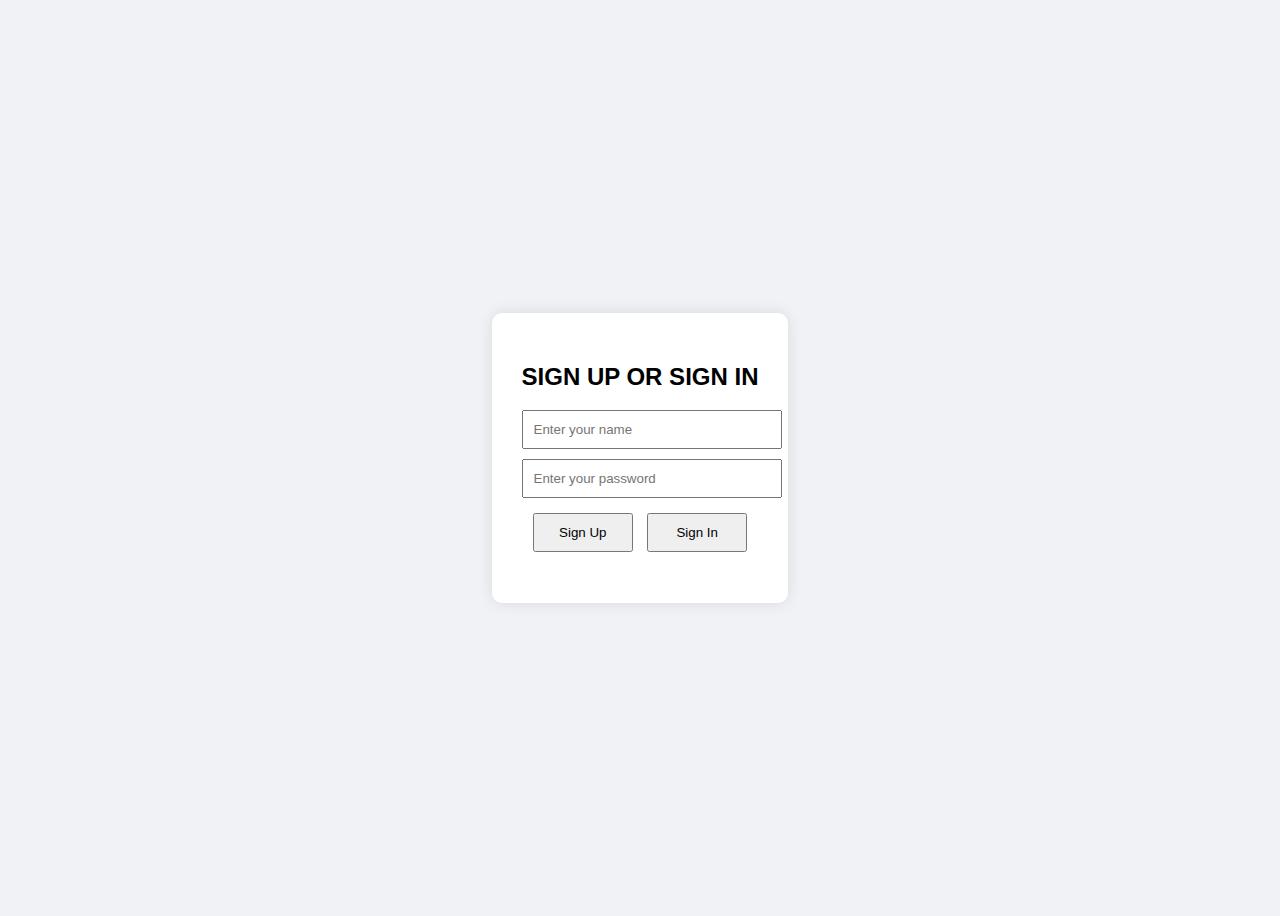
<file: index.html>
<!DOCTYPE html>
<html lang="en">
<head>
  <meta charset="UTF-8">
  <title>Student Login</title>
  <link rel="stylesheet" href="style.css">
</head>
<body>
  <div class="login-container">
    <h2>SIGN UP OR SIGN IN</h2>
    <input type="text" id="name" placeholder="Enter your name">
    <input type="password" id="password" placeholder="Enter your password">
    <button onclick="signUp()">Sign Up</button>
    <button onclick="signIn()">Sign In</button>
    <p id="message"></p>
  </div>

  <script src="script.js"></script>
</body>
</html>
</file>
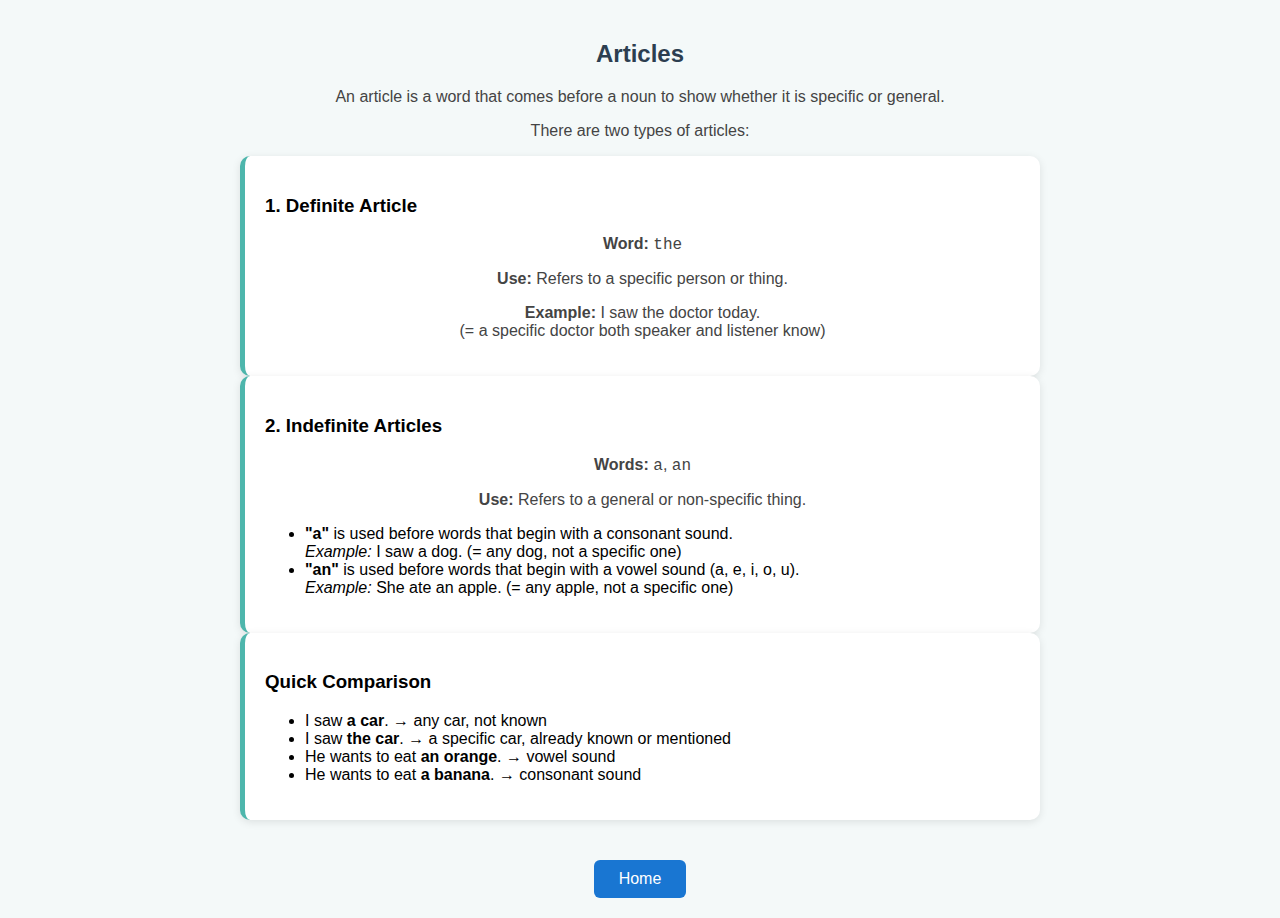
<file: articles.html>
<!DOCTYPE html>
<html lang="en">
<head>
  <meta charset="UTF-8">
  <title>Articles</title>
  <link rel="stylesheet" href="tenses.css">
</head>
<body>
  <div class="tenses-container">
    <h2>Articles</h2>
    <p>An article is a word that comes before a noun to show whether it is specific or general.</p>
    <p>There are two types of articles:</p>

    <div class="tense-card">
      <h3>1. Definite Article</h3>
      <p><strong>Word:</strong> <code>the</code></p>
      <p><strong>Use:</strong> Refers to a specific person or thing.</p>
      <p><strong>Example:</strong> I saw the doctor today. <br>
      (= a specific doctor both speaker and listener know)</p>
    </div>

    <div class="tense-card">
      <h3>2. Indefinite Articles</h3>
      <p><strong>Words:</strong> <code>a</code>, <code>an</code></p>
      <p><strong>Use:</strong> Refers to a general or non-specific thing.</p>

      <ul>
        <li><strong>"a"</strong> is used before words that begin with a consonant sound.<br>
          <em>Example:</em> I saw a dog. (= any dog, not a specific one)</li>

        <li><strong>"an"</strong> is used before words that begin with a vowel sound (a, e, i, o, u).<br>
          <em>Example:</em> She ate an apple. (= any apple, not a specific one)</li>
      </ul>
    </div>

    <div class="tense-card">
      <h3>Quick Comparison</h3>
      <ul>
        <li>I saw <strong>a car</strong>. → any car, not known</li>
        <li>I saw <strong>the car</strong>. → a specific car, already known or mentioned</li>
        <li>He wants to eat <strong>an orange</strong>. → vowel sound</li>
        <li>He wants to eat <strong>a banana</strong>. → consonant sound</li>
      </ul>
    </div>

    <div class="nav-buttons">
      <button onclick="location.href='english.html'">Home</button>
    </div>
  </div>
</body>
</html>
</file>
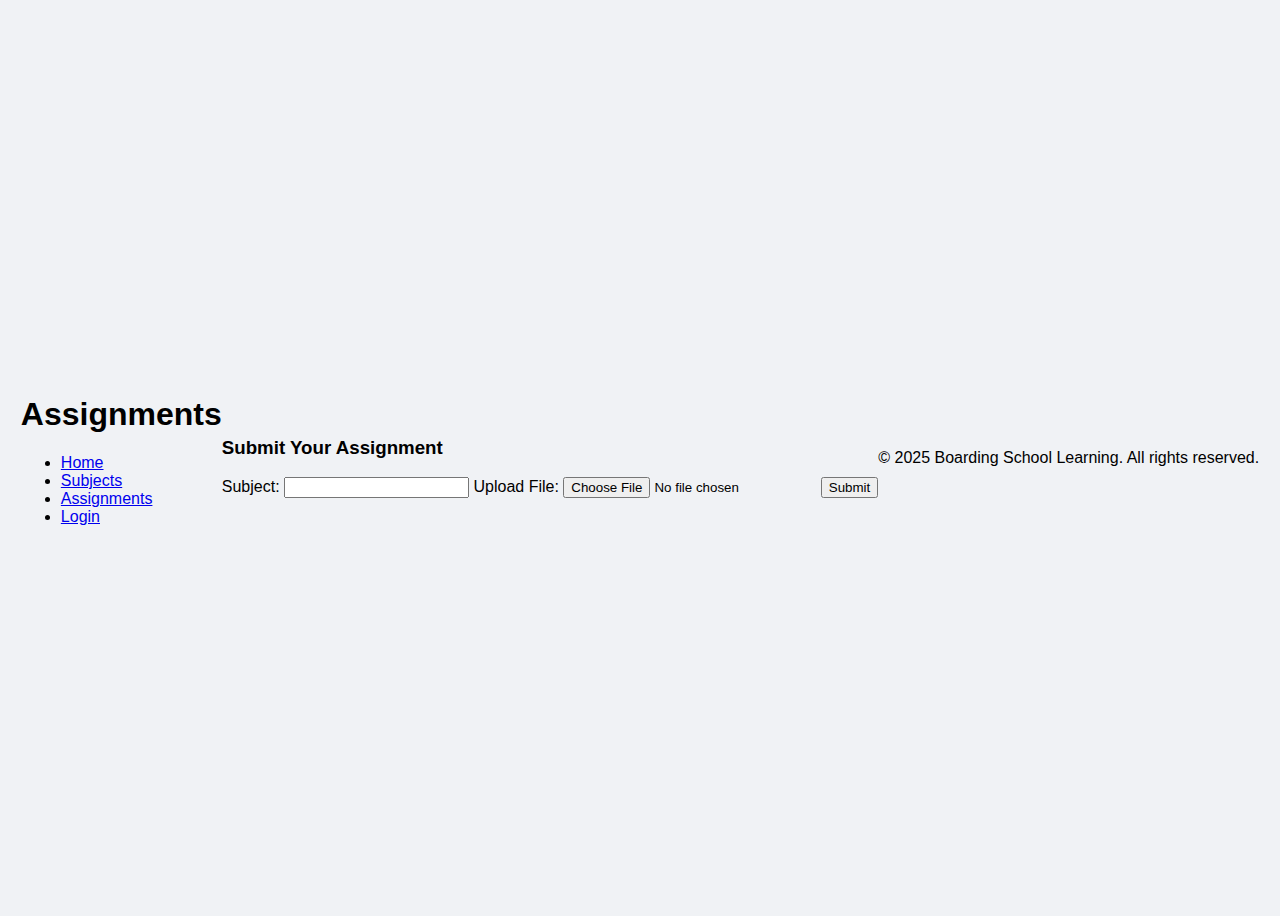
<file: assignment.html>
<!DOCTYPE html>
<html lang="en">
<head>
  <meta charset="UTF-8">
  <title>Assignments</title>
  <link rel="stylesheet" href="style.css">
</head>
<body>
  <header>
    <h1>Assignments</h1>
    <nav>
      <ul>
        <li><a href="index.html">Home</a></li>
        <li><a href="subjects.html">Subjects</a></li>
        <li><a href="assignments.html">Assignments</a></li>
        <li><a href="login.html">Login</a></li>
      </ul>
    </nav>
  </header>

  <section class="assignments">
    <h3>Submit Your Assignment</h3>
    <form>
      <label for="subject">Subject:</label>
      <input type="text" id="subject" name="subject" required>

      <label for="file">Upload File:</label>
      <input type="file" id="file" name="file" required>

      <button type="submit">Submit</button>
    </form>
  </section>

  <footer>
    <p>&copy; 2025 Boarding School Learning. All rights reserved.</p>
  </footer>
</body>
</html>
</file>
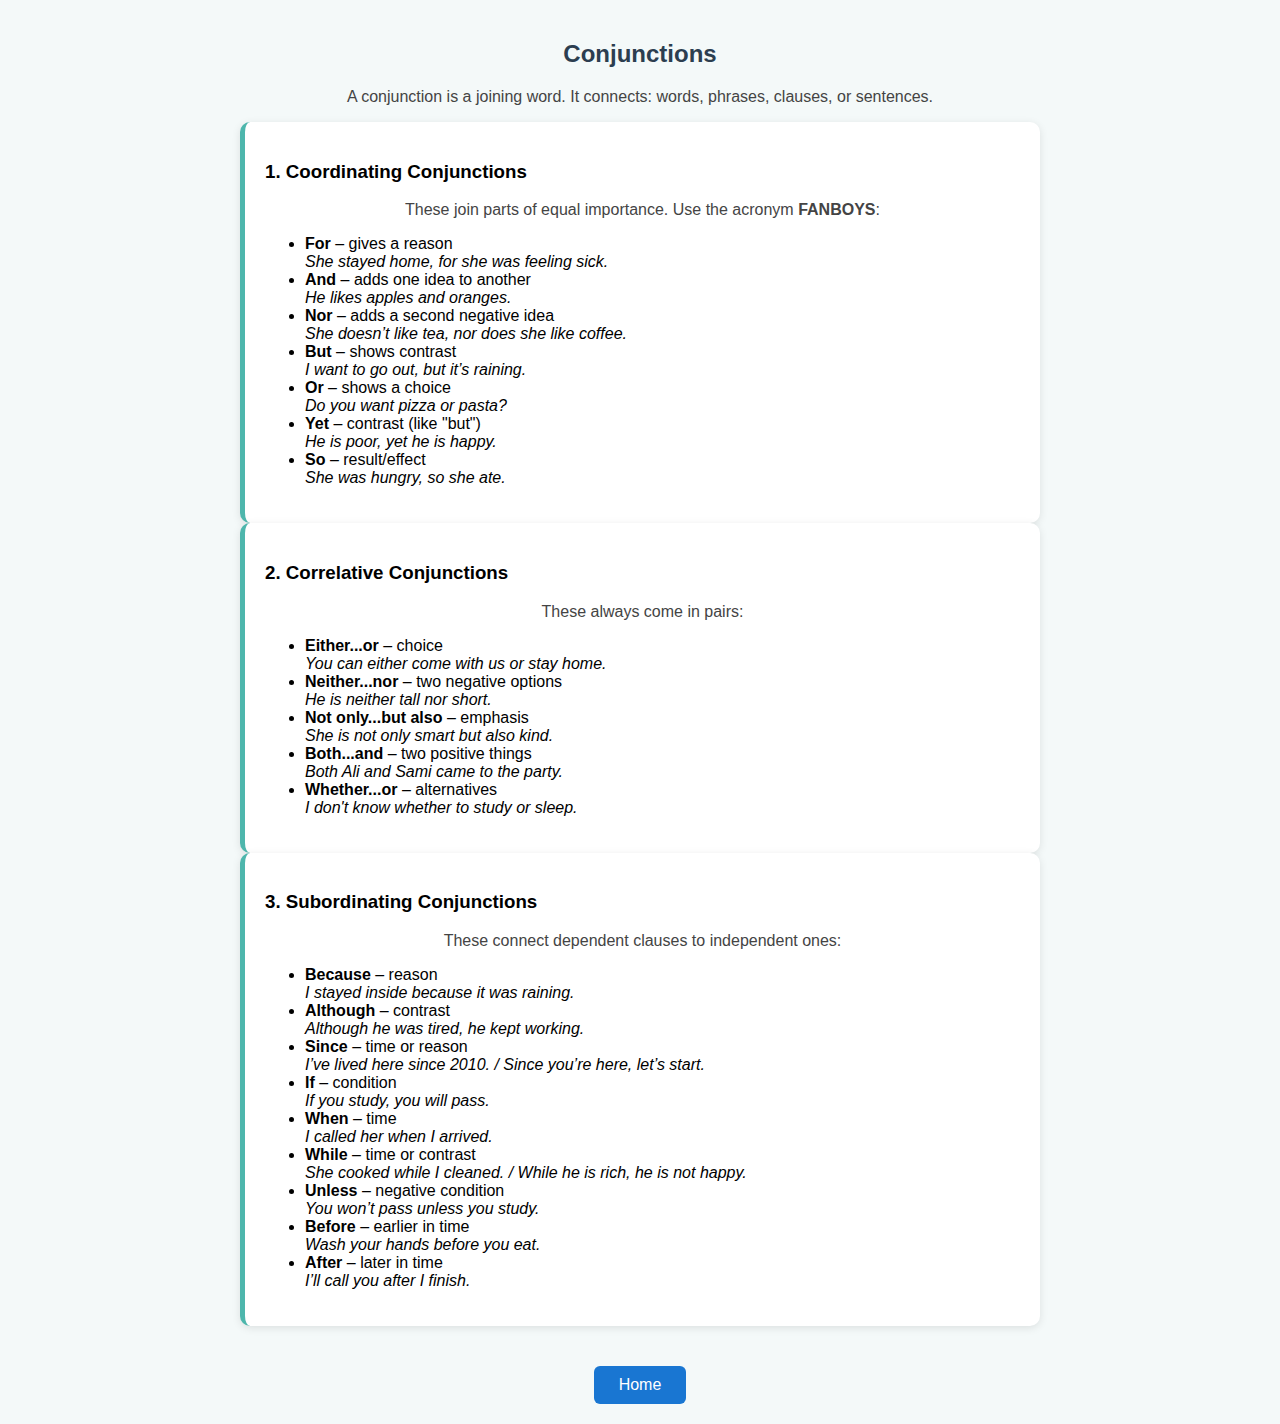
<file: conjunctions.html>
<!DOCTYPE html>
<html lang="en">
<head>
  <meta charset="UTF-8">
  <title>Conjunctions</title>
  <link rel="stylesheet" href="tenses.css">
</head>
<body>
  <div class="tenses-container">
    <h2>Conjunctions</h2>
    <p>A conjunction is a joining word. It connects: words, phrases, clauses, or sentences.</p>

    <div class="tense-card">
      <h3>1. Coordinating Conjunctions</h3>
      <p>These join parts of equal importance. Use the acronym <strong>FANBOYS</strong>:</p>
      <ul>
        <li><strong>For</strong> – gives a reason<br><em>She stayed home, for she was feeling sick.</em></li>
        <li><strong>And</strong> – adds one idea to another<br><em>He likes apples and oranges.</em></li>
        <li><strong>Nor</strong> – adds a second negative idea<br><em>She doesn’t like tea, nor does she like coffee.</em></li>
        <li><strong>But</strong> – shows contrast<br><em>I want to go out, but it’s raining.</em></li>
        <li><strong>Or</strong> – shows a choice<br><em>Do you want pizza or pasta?</em></li>
        <li><strong>Yet</strong> – contrast (like "but")<br><em>He is poor, yet he is happy.</em></li>
        <li><strong>So</strong> – result/effect<br><em>She was hungry, so she ate.</em></li>
      </ul>
    </div>

    <div class="tense-card">
      <h3>2. Correlative Conjunctions</h3>
      <p>These always come in pairs:</p>
      <ul>
        <li><strong>Either...or</strong> – choice<br><em>You can either come with us or stay home.</em></li>
        <li><strong>Neither...nor</strong> – two negative options<br><em>He is neither tall nor short.</em></li>
        <li><strong>Not only...but also</strong> – emphasis<br><em>She is not only smart but also kind.</em></li>
        <li><strong>Both...and</strong> – two positive things<br><em>Both Ali and Sami came to the party.</em></li>
        <li><strong>Whether...or</strong> – alternatives<br><em>I don't know whether to study or sleep.</em></li>
      </ul>
    </div>

    <div class="tense-card">
      <h3>3. Subordinating Conjunctions</h3>
      <p>These connect dependent clauses to independent ones:</p>
      <ul>
        <li><strong>Because</strong> – reason<br><em>I stayed inside because it was raining.</em></li>
        <li><strong>Although</strong> – contrast<br><em>Although he was tired, he kept working.</em></li>
        <li><strong>Since</strong> – time or reason<br><em>I’ve lived here since 2010. / Since you’re here, let’s start.</em></li>
        <li><strong>If</strong> – condition<br><em>If you study, you will pass.</em></li>
        <li><strong>When</strong> – time<br><em>I called her when I arrived.</em></li>
        <li><strong>While</strong> – time or contrast<br><em>She cooked while I cleaned. / While he is rich, he is not happy.</em></li>
        <li><strong>Unless</strong> – negative condition<br><em>You won’t pass unless you study.</em></li>
        <li><strong>Before</strong> – earlier in time<br><em>Wash your hands before you eat.</em></li>
        <li><strong>After</strong> – later in time<br><em>I’ll call you after I finish.</em></li>
      </ul>
    </div>

    <div class="nav-buttons">
      <button onclick="location.href='english.html'">Home</button>
    </div>
  </div>
</body>
</html>
</file>
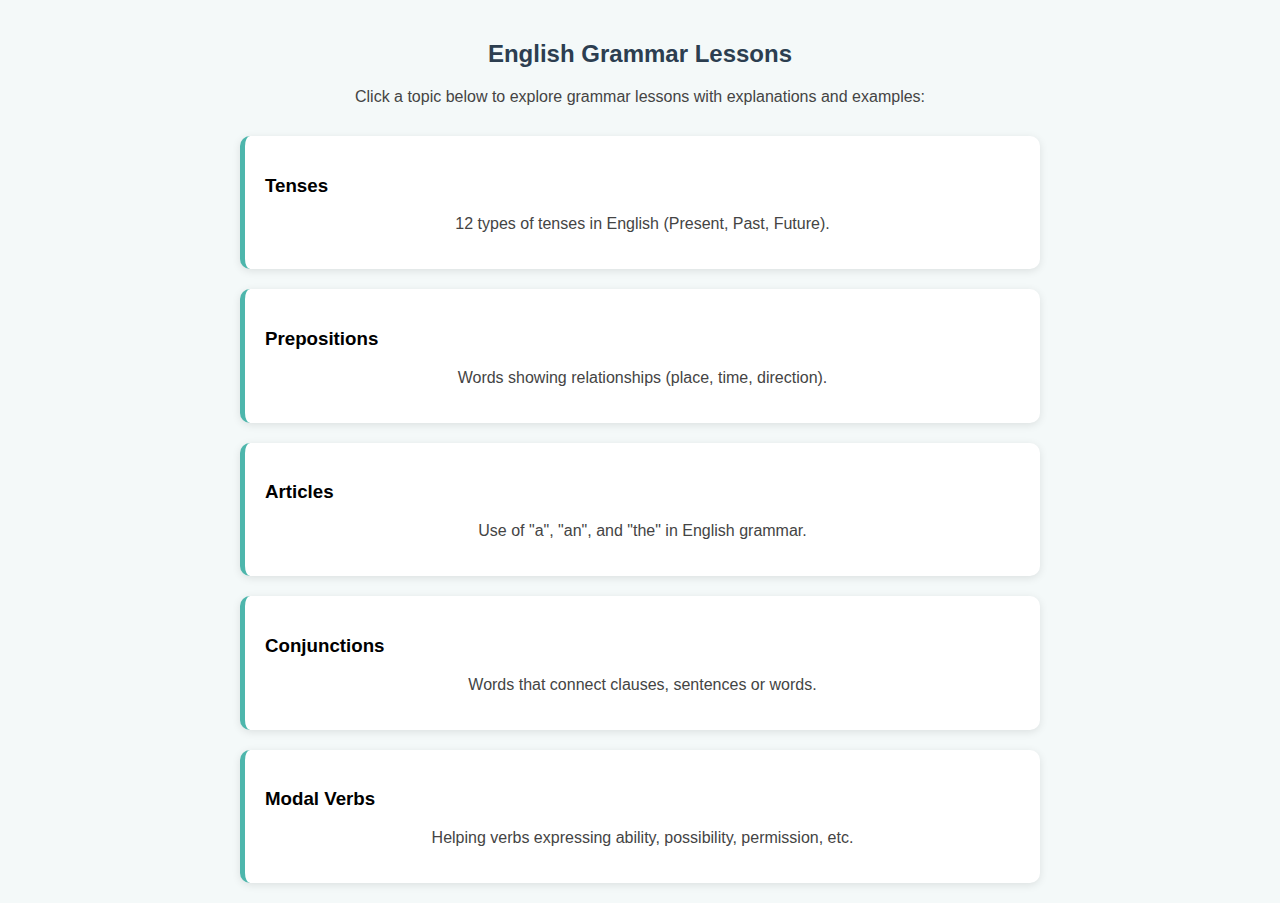
<file: english.html>
<!DOCTYPE html>
<html lang="en">
<head>
  <meta charset="UTF-8">
  <title>English Lessons</title>
  <link rel="stylesheet" href="tenses.css">
</head>
<body>
  <div class="tenses-container">
    <h2>English Grammar Lessons</h2>
    <p>Click a topic below to explore grammar lessons with explanations and examples:</p>

    <div class="tense-cards">
      <div class="tense-card" onclick="location.href='tenses.html'">
        <h3>Tenses</h3>
        <p>12 types of tenses in English (Present, Past, Future).</p>
      </div>

      <div class="tense-card" onclick="location.href='prepositions.html'">
        <h3>Prepositions</h3>
        <p>Words showing relationships (place, time, direction).</p>
      </div>

      <div class="tense-card" onclick="location.href='articles.html'">
        <h3>Articles</h3>
        <p>Use of "a", "an", and "the" in English grammar.</p>
      </div>

      <div class="tense-card" onclick="location.href='conjunctions.html'">
        <h3>Conjunctions</h3>
        <p>Words that connect clauses, sentences or words.</p>
      </div>

      <div class="tense-card" onclick="location.href='modals.html'">
        <h3>Modal Verbs</h3>
        <p>Helping verbs expressing ability, possibility, permission, etc.</p>
      </div>
    </div>
  </div>
</body>
</html>
</file>
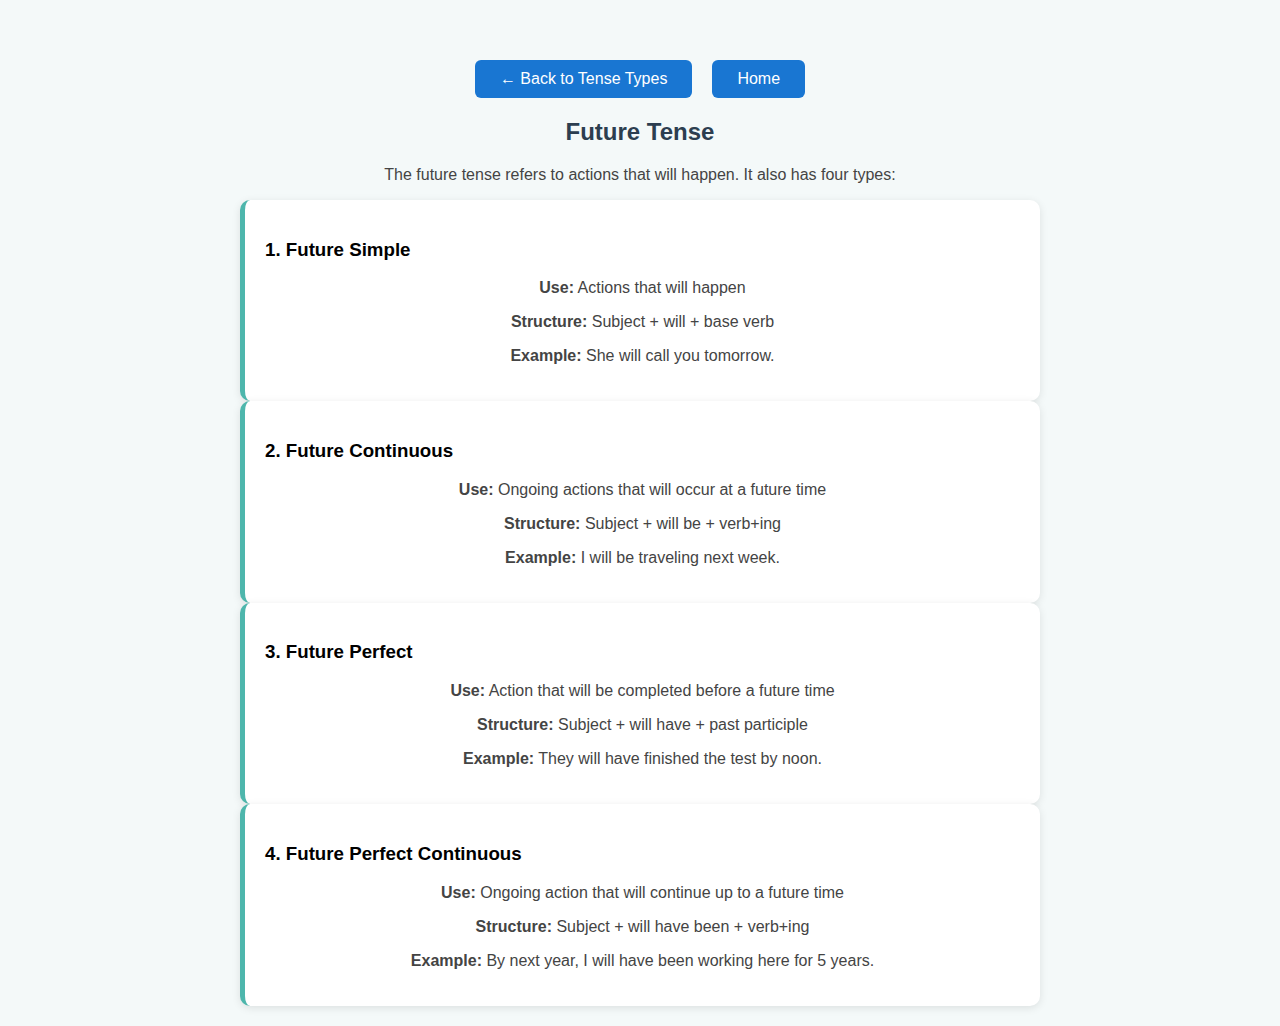
<file: futuretense.html>
<!DOCTYPE html>
<html lang="en">
<head>
  <meta charset="UTF-8">
  <title>Future Tense</title>
  <link rel="stylesheet" href="tenses.css">
</head>
<body>
  <div class="nav-buttons">
  <button onclick="location.href='tenses.html'">← Back to Tense Types</button>
  <button onclick="location.href='english.html'">Home</button>
</div>
  <div class="tenses-container">
    <h2>Future Tense</h2>
    <p>The future tense refers to actions that will happen. It also has four types:</p>

    <div class="tense-card">
      <h3>1. Future Simple</h3>
      <p><strong>Use:</strong> Actions that will happen</p>
      <p><strong>Structure:</strong> Subject + will + base verb</p>
      <p><strong>Example:</strong> She will call you tomorrow.</p>
    </div>

    <div class="tense-card">
      <h3>2. Future Continuous</h3>
      <p><strong>Use:</strong> Ongoing actions that will occur at a future time</p>
      <p><strong>Structure:</strong> Subject + will be + verb+ing</p>
      <p><strong>Example:</strong> I will be traveling next week.</p>
    </div>

    <div class="tense-card">
      <h3>3. Future Perfect</h3>
      <p><strong>Use:</strong> Action that will be completed before a future time</p>
      <p><strong>Structure:</strong> Subject + will have + past participle</p>
      <p><strong>Example:</strong> They will have finished the test by noon.</p>
    </div>

    <div class="tense-card">
      <h3>4. Future Perfect Continuous</h3>
      <p><strong>Use:</strong> Ongoing action that will continue up to a future time</p>
      <p><strong>Structure:</strong> Subject + will have been + verb+ing</p>
      <p><strong>Example:</strong> By next year, I will have been working here for 5 years.</p>
    </div>
  </div>
</body>
</html>
</file>
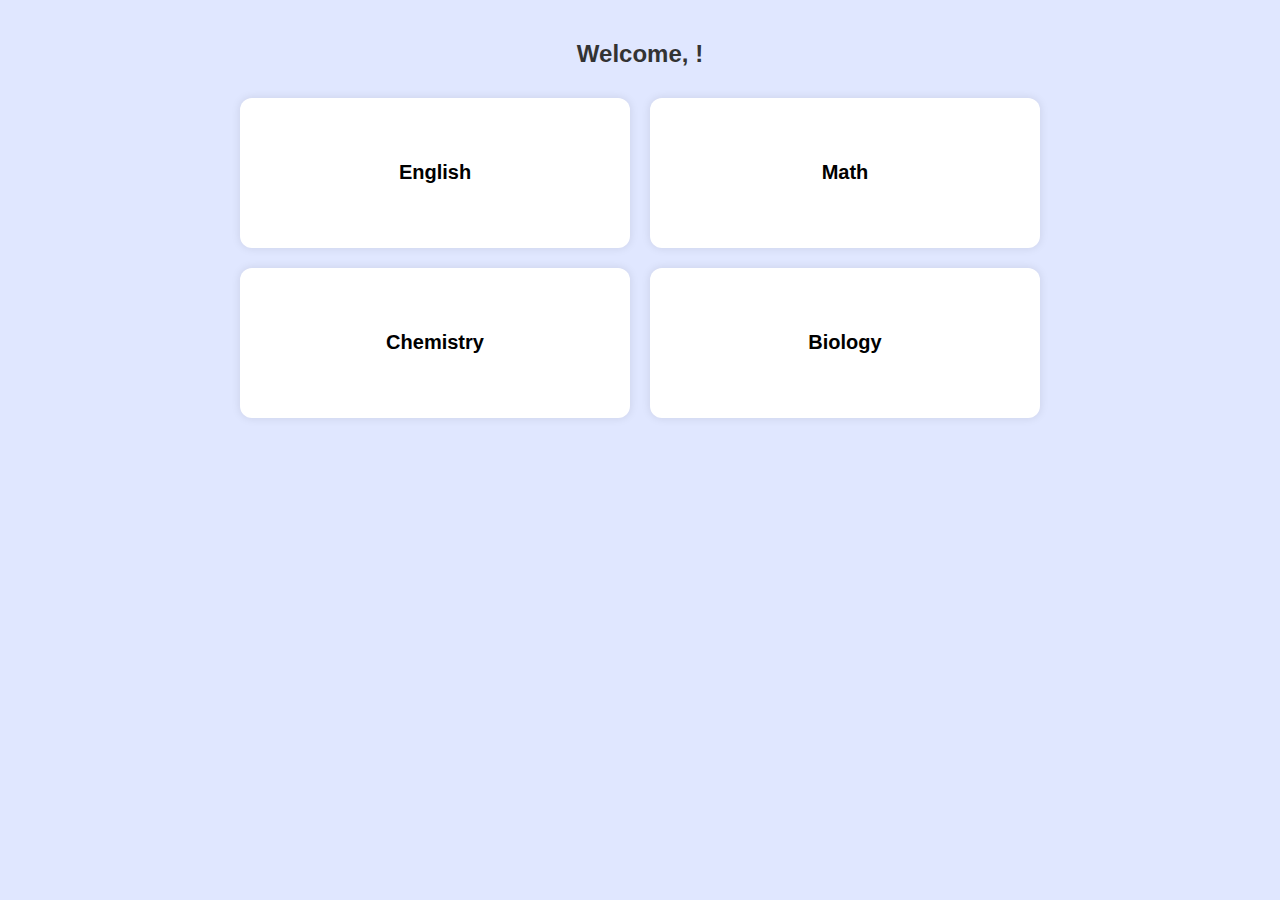
<file: home.html>
<!DOCTYPE html>
<html lang="en">
<head>
  <meta charset="UTF-8">
  <title>Subjects Dashboard</title>
  <link rel="stylesheet" href="home.css">
</head>
<body>
  <div class="dashboard">
    <h2>Welcome, <span id="studentName"></span>!</h2>
    <div class="subjects-grid">
      <div class="subject-card" onclick="goTo('english')">English</div>
      <div class="subject-card">Math</div>
      <div class="subject-card">Chemistry</div>
      <div class="subject-card">Biology</div>
    </div>
  </div>

  <script>
    // Display saved name
    document.getElementById("studentName").textContent = localStorage.getItem("studentName");

    function goTo(subject) {
      if(subject === "english") {
        window.location.href = "english.html";
      }
    }
  </script>
</body>
</html>
</file>
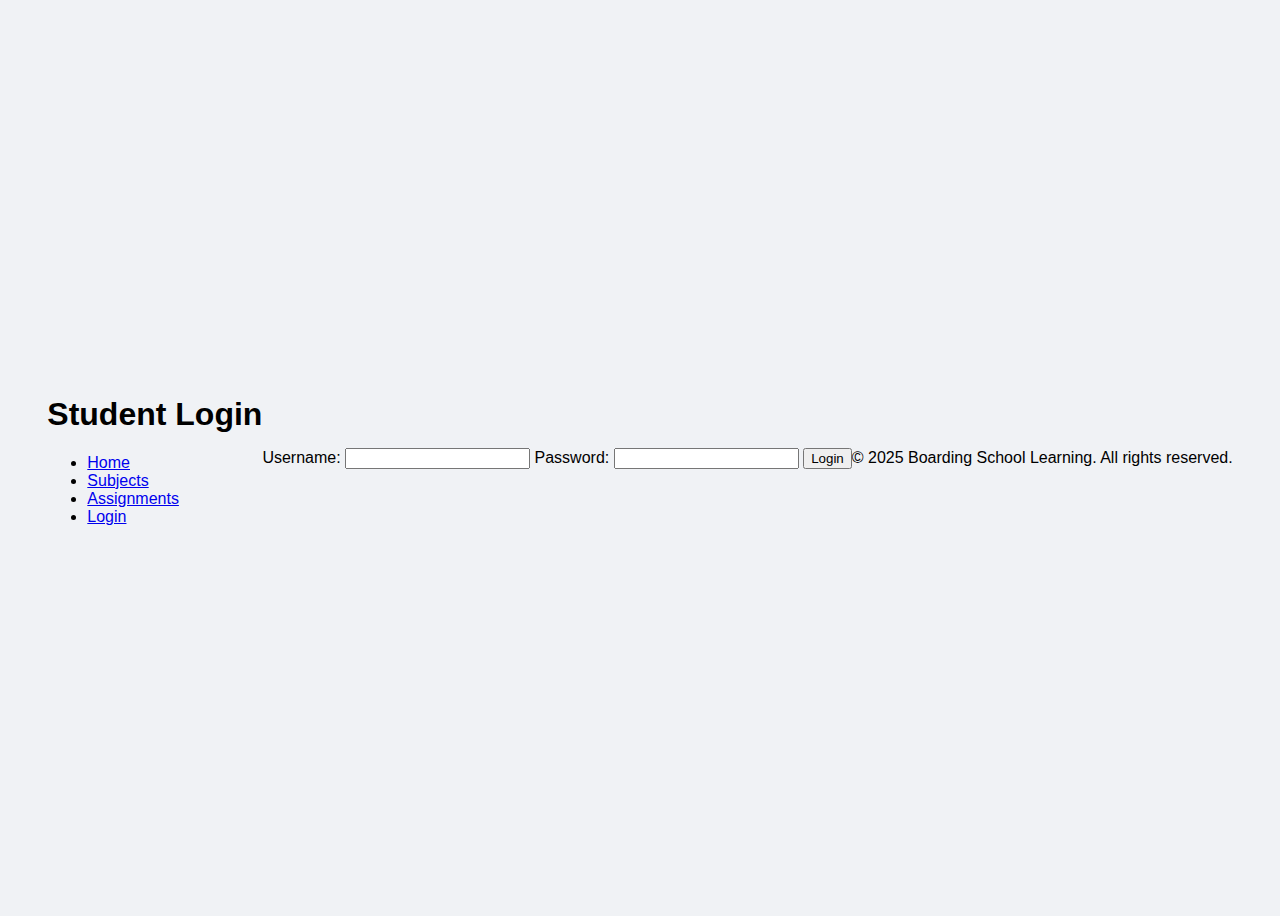
<file: login.html>
<!DOCTYPE html>
<html lang="en">
<head>
  <meta charset="UTF-8">
  <title>Login</title>
  <link rel="stylesheet" href="style.css">
</head>
<body>
  <header>
    <h1>Student Login</h1>
    <nav>
      <ul>
        <li><a href="index.html">Home</a></li>
        <li><a href="subjects.html">Subjects</a></li>
        <li><a href="assignments.html">Assignments</a></li>
        <li><a href="login.html">Login</a></li>
      </ul>
    </nav>
  </header>

  <section class="login">
    <form>
      <label for="username">Username:</label>
      <input type="text" id="username" name="username" required>

      <label for="password">Password:</label>
      <input type="password" id="password" name="password" required>

      <button type="submit">Login</button>
    </form>
  </section>

  <footer>
    <p>&copy; 2025 Boarding School Learning. All rights reserved.</p>
  </footer>
</body>
</html>
</file>
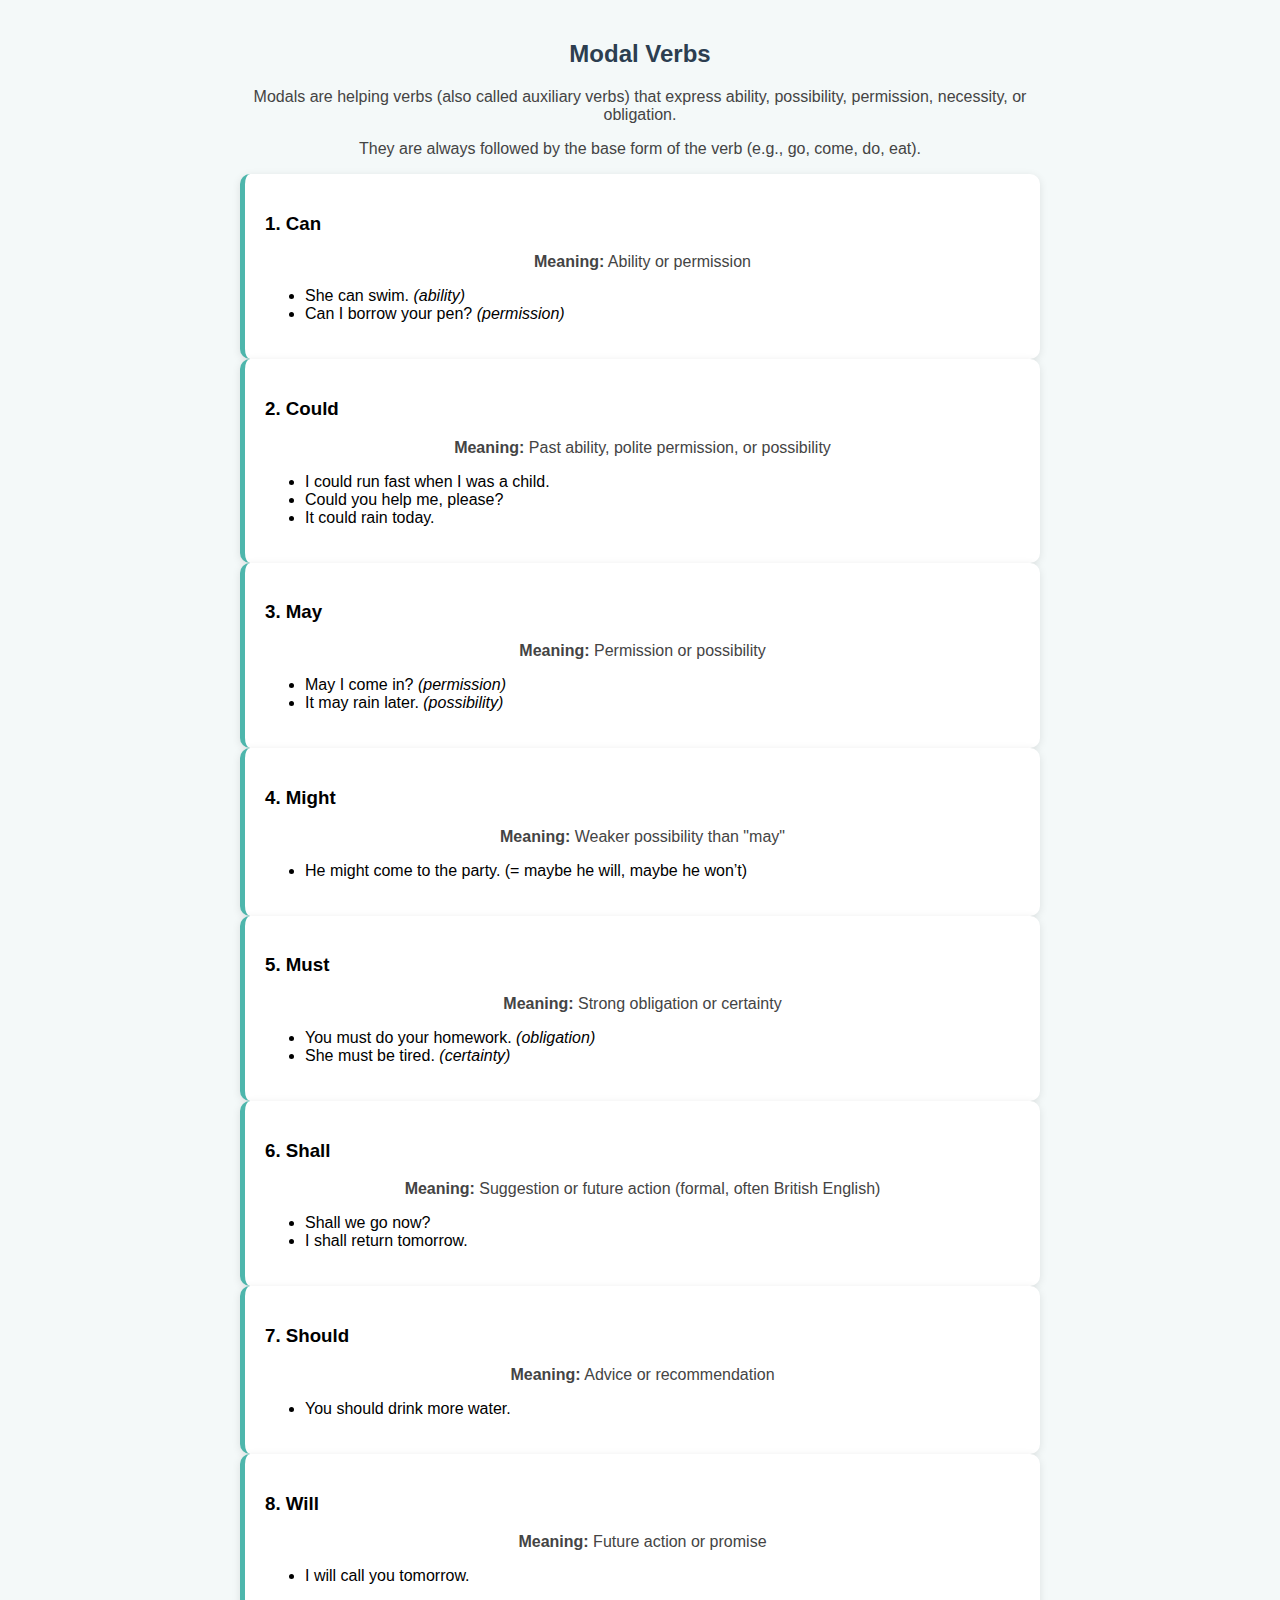
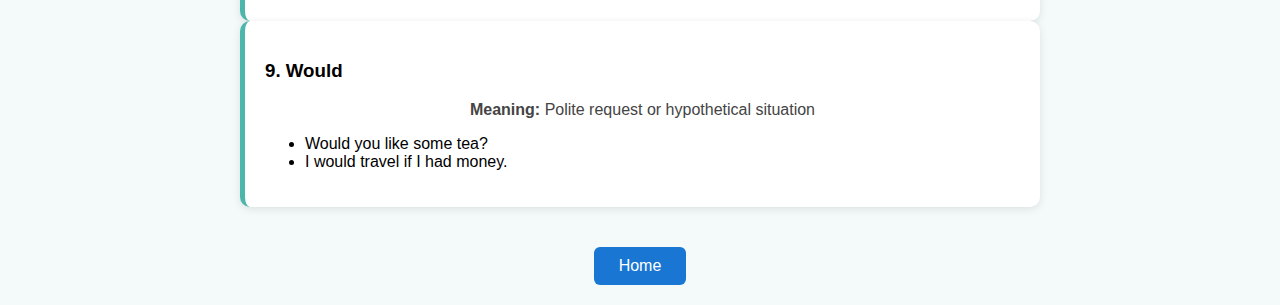
<file: modals.html>
<!DOCTYPE html>
<html lang="en">
<head>
  <meta charset="UTF-8">
  <title>Modal Verbs</title>
  <link rel="stylesheet" href="tenses.css">
</head>
<body>
  <div class="tenses-container">
    <h2>Modal Verbs</h2>
    <p>Modals are helping verbs (also called auxiliary verbs) that express ability, possibility, permission, necessity, or obligation.</p>
    <p>They are always followed by the base form of the verb (e.g., go, come, do, eat).</p>

    <div class="tense-card">
      <h3>1. Can</h3>
      <p><strong>Meaning:</strong> Ability or permission</p>
      <ul>
        <li>She can swim. <em>(ability)</em></li>
        <li>Can I borrow your pen? <em>(permission)</em></li>
      </ul>
    </div>

    <div class="tense-card">
      <h3>2. Could</h3>
      <p><strong>Meaning:</strong> Past ability, polite permission, or possibility</p>
      <ul>
        <li>I could run fast when I was a child.</li>
        <li>Could you help me, please?</li>
        <li>It could rain today.</li>
      </ul>
    </div>

    <div class="tense-card">
      <h3>3. May</h3>
      <p><strong>Meaning:</strong> Permission or possibility</p>
      <ul>
        <li>May I come in? <em>(permission)</em></li>
        <li>It may rain later. <em>(possibility)</em></li>
      </ul>
    </div>

    <div class="tense-card">
      <h3>4. Might</h3>
      <p><strong>Meaning:</strong> Weaker possibility than "may"</p>
      <ul>
        <li>He might come to the party. (= maybe he will, maybe he won’t)</li>
      </ul>
    </div>

    <div class="tense-card">
      <h3>5. Must</h3>
      <p><strong>Meaning:</strong> Strong obligation or certainty</p>
      <ul>
        <li>You must do your homework. <em>(obligation)</em></li>
        <li>She must be tired. <em>(certainty)</em></li>
      </ul>
    </div>

    <div class="tense-card">
      <h3>6. Shall</h3>
      <p><strong>Meaning:</strong> Suggestion or future action (formal, often British English)</p>
      <ul>
        <li>Shall we go now?</li>
        <li>I shall return tomorrow.</li>
      </ul>
    </div>

    <div class="tense-card">
      <h3>7. Should</h3>
      <p><strong>Meaning:</strong> Advice or recommendation</p>
      <ul>
        <li>You should drink more water.</li>
      </ul>
    </div>

    <div class="tense-card">
      <h3>8. Will</h3>
      <p><strong>Meaning:</strong> Future action or promise</p>
      <ul>
        <li>I will call you tomorrow.</li>
      </ul>
    </div>

    <div class="tense-card">
      <h3>9. Would</h3>
      <p><strong>Meaning:</strong> Polite request or hypothetical situation</p>
      <ul>
        <li>Would you like some tea?</li>
        <li>I would travel if I had money.</li>
      </ul>
    </div>

    <div class="nav-buttons">
      <button onclick="location.href='english.html'">Home</button>
    </div>
  </div>
</body>
</html>
</file>
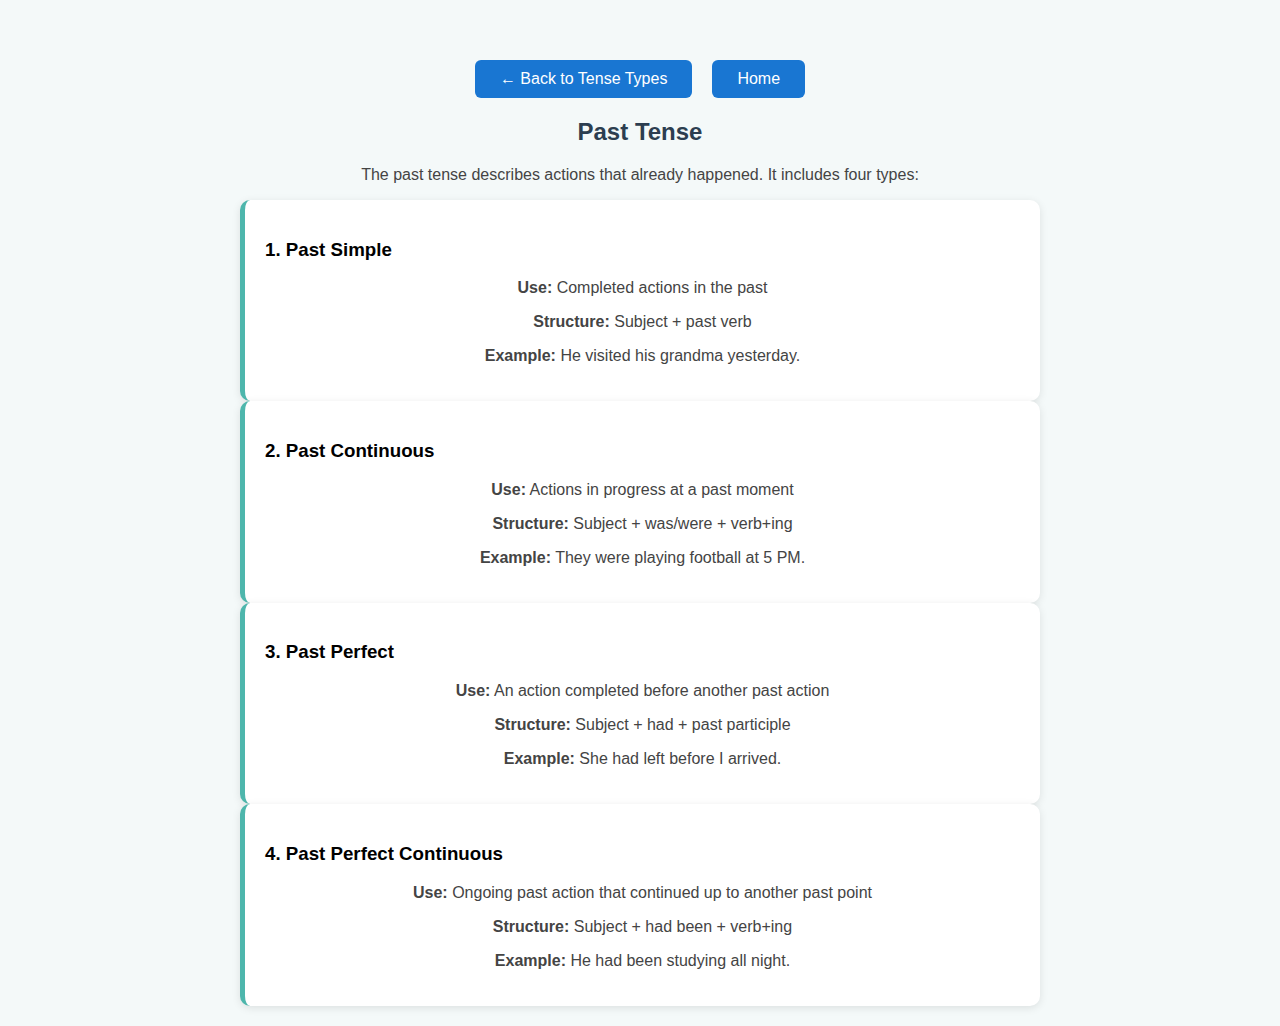
<file: pasttense.html>
<!DOCTYPE html>
<html lang="en">
<head>
  <meta charset="UTF-8">
  <title>Past Tense</title>
  <link rel="stylesheet" href="tenses.css">
</head>
<body>
  <div class="nav-buttons">
  <button onclick="location.href='tenses.html'">← Back to Tense Types</button>
  <button onclick="location.href='english.html'">Home</button>
</div>
  <div class="tenses-container">
    <h2>Past Tense</h2>
    <p>The past tense describes actions that already happened. It includes four types:</p>

    <div class="tense-card">
      <h3>1. Past Simple</h3>
      <p><strong>Use:</strong> Completed actions in the past</p>
      <p><strong>Structure:</strong> Subject + past verb</p>
      <p><strong>Example:</strong> He visited his grandma yesterday.</p>
    </div>

    <div class="tense-card">
      <h3>2. Past Continuous</h3>
      <p><strong>Use:</strong> Actions in progress at a past moment</p>
      <p><strong>Structure:</strong> Subject + was/were + verb+ing</p>
      <p><strong>Example:</strong> They were playing football at 5 PM.</p>
    </div>

    <div class="tense-card">
      <h3>3. Past Perfect</h3>
      <p><strong>Use:</strong> An action completed before another past action</p>
      <p><strong>Structure:</strong> Subject + had + past participle</p>
      <p><strong>Example:</strong> She had left before I arrived.</p>
    </div>

    <div class="tense-card">
      <h3>4. Past Perfect Continuous</h3>
      <p><strong>Use:</strong> Ongoing past action that continued up to another past point</p>
      <p><strong>Structure:</strong> Subject + had been + verb+ing</p>
      <p><strong>Example:</strong> He had been studying all night.</p>
    </div>
  </div>
</body>
</html>
</file>
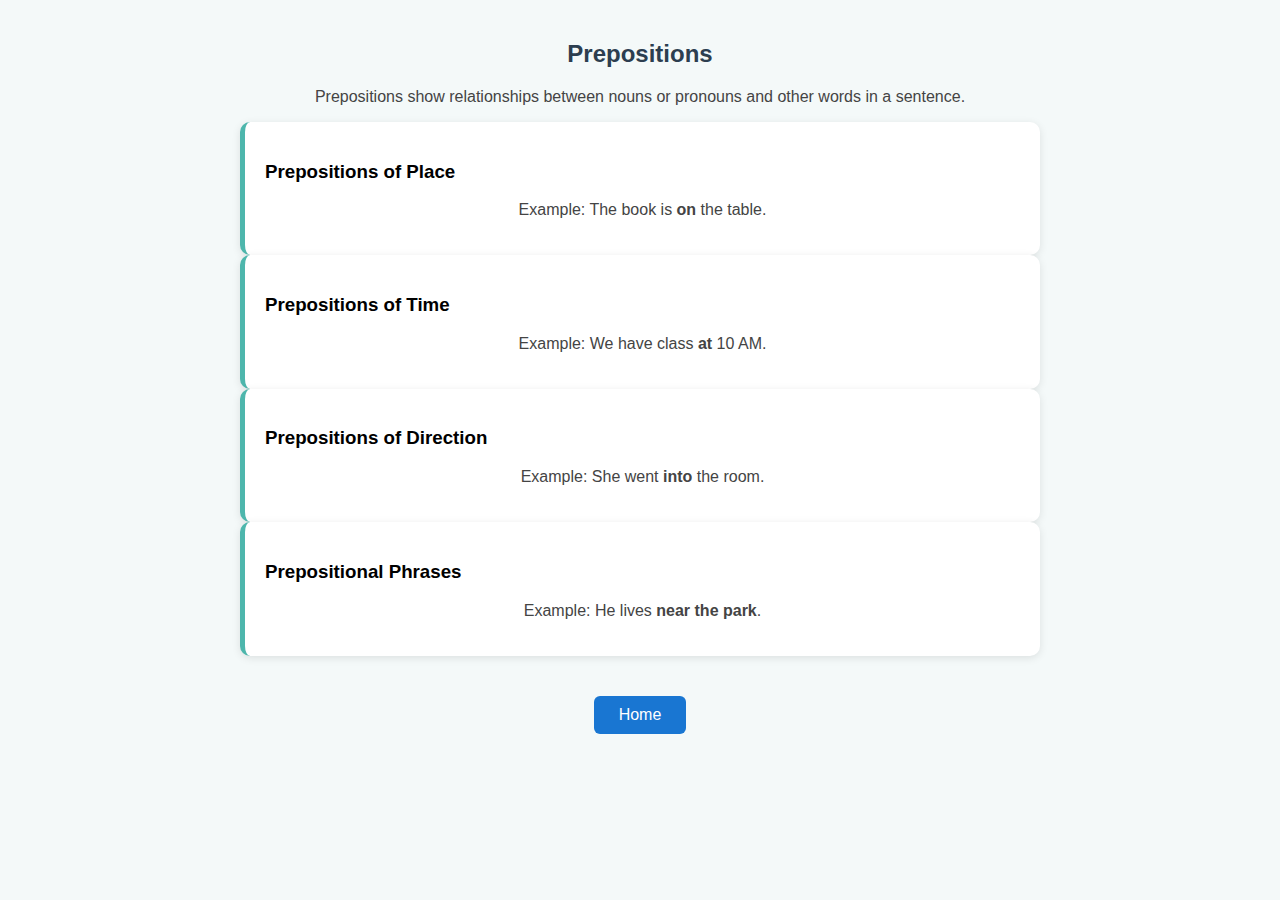
<file: prepositions.html>
<!DOCTYPE html>
<html lang="en">
<head>
  <meta charset="UTF-8">
  <title>Prepositions</title>
  <link rel="stylesheet" href="tenses.css">
</head>
<body>
  <div class="tenses-container">
    <h2>Prepositions</h2>
    <p>Prepositions show relationships between nouns or pronouns and other words in a sentence.</p>

    <div class="tense-card">
      <h3>Prepositions of Place</h3>
      <p>Example: The book is <strong>on</strong> the table.</p>
    </div>

    <div class="tense-card">
      <h3>Prepositions of Time</h3>
      <p>Example: We have class <strong>at</strong> 10 AM.</p>
    </div>

    <div class="tense-card">
      <h3>Prepositions of Direction</h3>
      <p>Example: She went <strong>into</strong> the room.</p>
    </div>

    <div class="tense-card">
      <h3>Prepositional Phrases</h3>
      <p>Example: He lives <strong>near the park</strong>.</p>
    </div>

    <div class="nav-buttons">
      <button onclick="location.href='english.html'">Home</button>
    </div>
  </div>
</body>
</html>
</file>
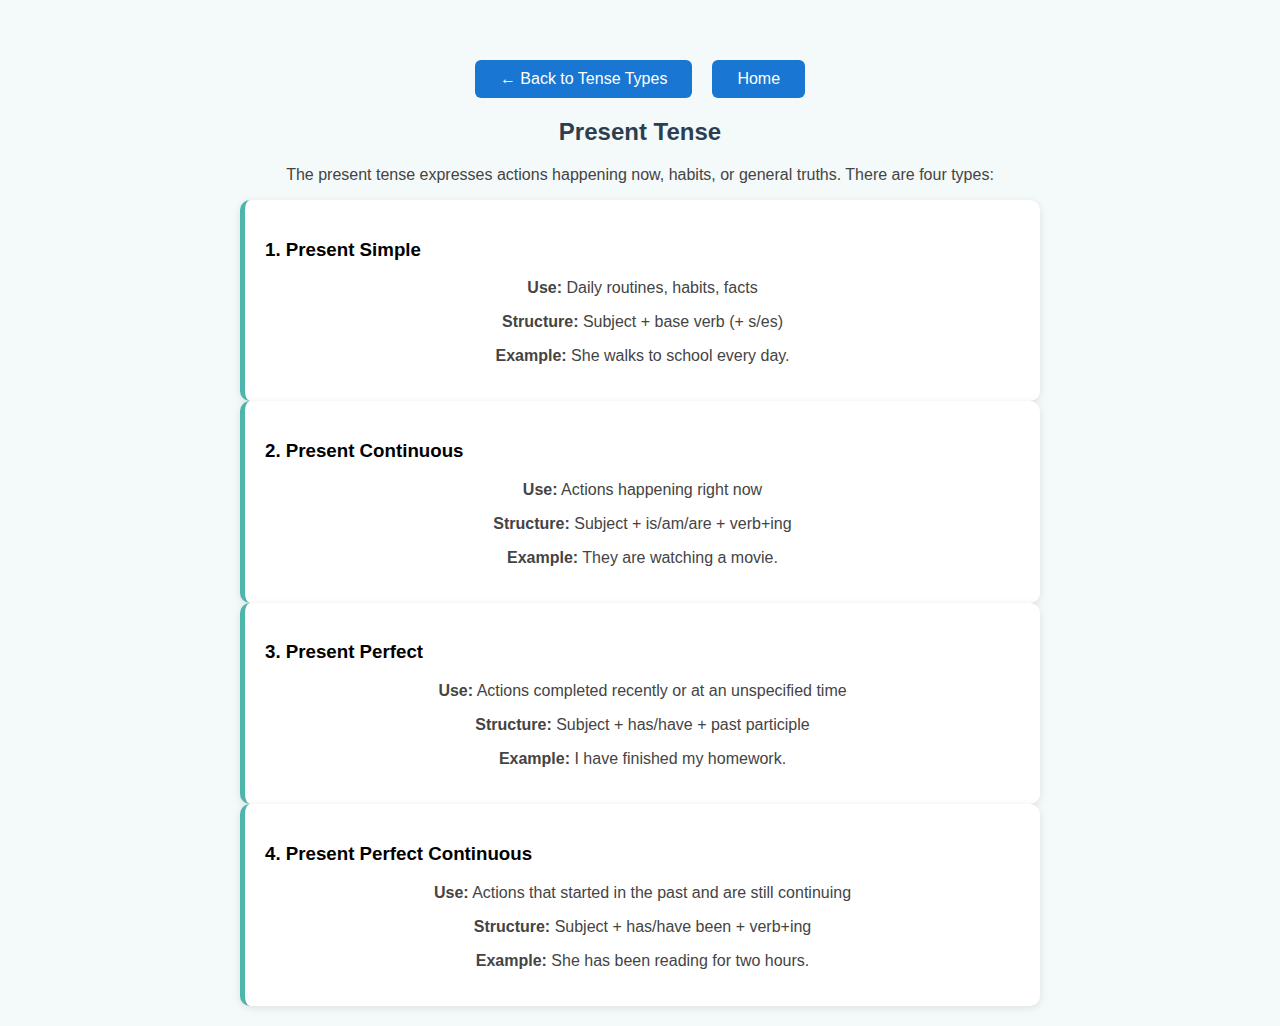
<file: presenttense.html>
<!DOCTYPE html>
<html lang="en">
<head>
  <meta charset="UTF-8">
  <title>Present Tense</title>
  <link rel="stylesheet" href="tenses.css">
</head>
<body>
  <div class="nav-buttons">
  <button onclick="location.href='tenses.html'">← Back to Tense Types</button>
  <button onclick="location.href='english.html'">Home</button>
</div>
  <div class="tenses-container">
    <h2>Present Tense</h2>
    <p>The present tense expresses actions happening now, habits, or general truths. There are four types:</p>

    <div class="tense-card">
      <h3>1. Present Simple</h3>
      <p><strong>Use:</strong> Daily routines, habits, facts</p>
      <p><strong>Structure:</strong> Subject + base verb (+ s/es)</p>
      <p><strong>Example:</strong> She walks to school every day.</p>
    </div>

    <div class="tense-card">
      <h3>2. Present Continuous</h3>
      <p><strong>Use:</strong> Actions happening right now</p>
      <p><strong>Structure:</strong> Subject + is/am/are + verb+ing</p>
      <p><strong>Example:</strong> They are watching a movie.</p>
    </div>

    <div class="tense-card">
      <h3>3. Present Perfect</h3>
      <p><strong>Use:</strong> Actions completed recently or at an unspecified time</p>
      <p><strong>Structure:</strong> Subject + has/have + past participle</p>
      <p><strong>Example:</strong> I have finished my homework.</p>
    </div>

    <div class="tense-card">
      <h3>4. Present Perfect Continuous</h3>
      <p><strong>Use:</strong> Actions that started in the past and are still continuing</p>
      <p><strong>Structure:</strong> Subject + has/have been + verb+ing</p>
      <p><strong>Example:</strong> She has been reading for two hours.</p>
    </div>
  </div>
</body>
</html>
</file>
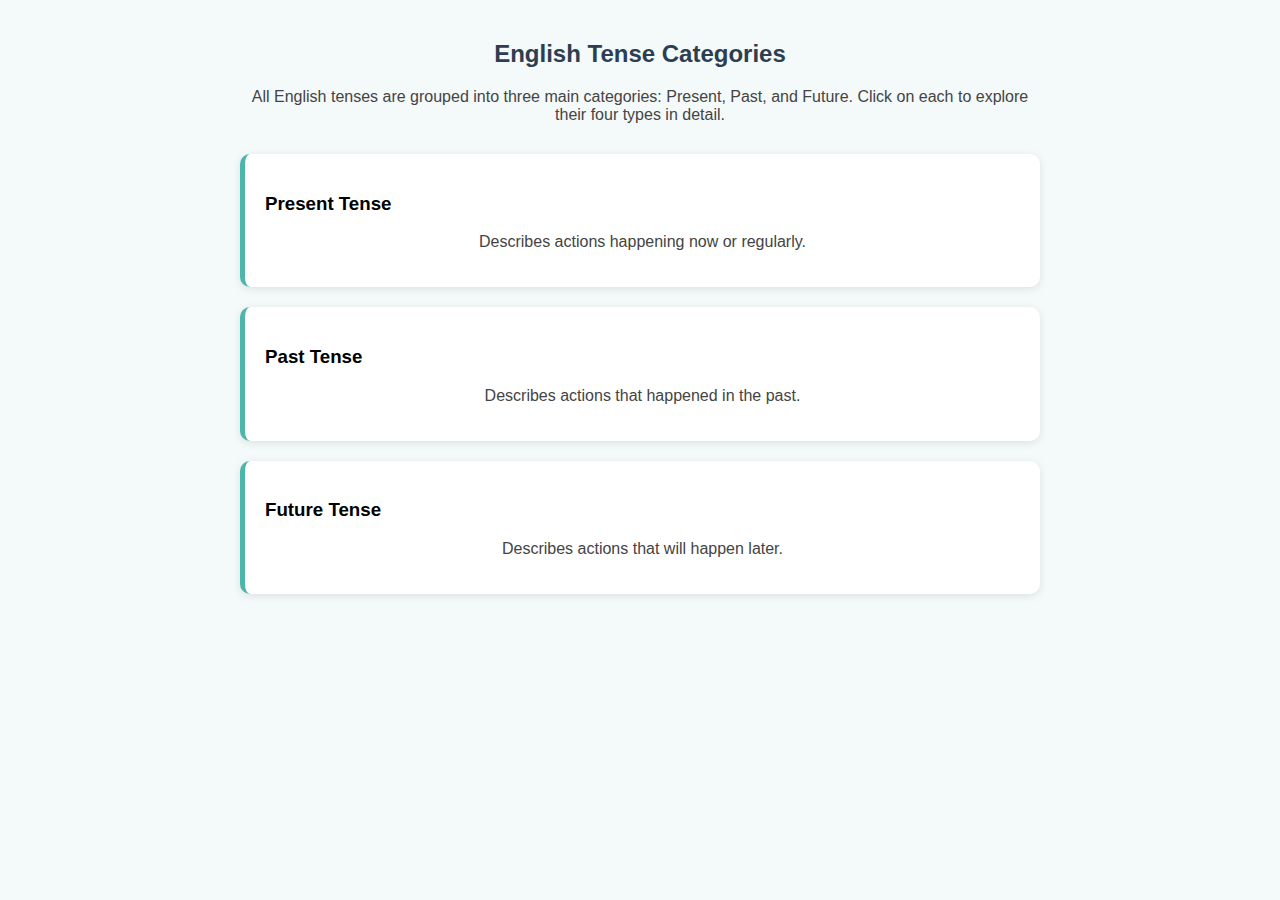
<file: tenses.html>
<!DOCTYPE html>
<html lang="en">
<head>
  <meta charset="UTF-8">
  <title>Tense Categories</title>
  <link rel="stylesheet" href="tenses.css">
</head>
<body>
  <div class="tenses-container">
    <h2>English Tense Categories</h2>
    <p>All English tenses are grouped into three main categories: Present, Past, and Future. Click on each to explore their four types in detail.</p>
    <div class="tense-cards">
      <div class="tense-card" onclick="location.href='presenttense.html'">
        <h3>Present Tense</h3>
        <p>Describes actions happening now or regularly.</p>
      </div>
      <div class="tense-card" onclick="location.href='pasttense.html'">
        <h3>Past Tense</h3>
        <p>Describes actions that happened in the past.</p>
      </div>
      <div class="tense-card" onclick="location.href='futuretense.html'">
        <h3>Future Tense</h3>
        <p>Describes actions that will happen later.</p>
      </div>
    </div>
  </div>
</body>
</html>
</file>
<file: style.css>
body {
  font-family: Arial, sans-serif;
  background: #f0f2f5;
  display: flex;
  justify-content: center;
  align-items: center;
  height: 100vh;
}
.login-container {
  background: white;
  padding: 30px;
  border-radius: 10px;
  box-shadow: 0 0 15px rgba(0,0,0,0.1);
  text-align: center;
}
.login-container input {
  display: block;
  width: 100%;
  margin: 10px 0;
  padding: 10px;
}
.login-container button {
  padding: 10px 15px;
  margin: 5px;
  width: 100px;
}
#message {
  margin-top: 10px;
  color: red;
}
</file>
<file: tenses.css>
body {
  font-family: Arial, sans-serif;
  background: #f4f9f9;
  margin: 0;
  padding: 20px;
}
.tenses-container {
  max-width: 800px;
  margin: auto;
}
h2 {
  text-align: center;
  color: #2c3e50;
}
p {
  text-align: center;
  font-size: 16px;
  color: #444;
}
.tense-cards {
  display: flex;
  flex-direction: column;
  gap: 20px;
  margin-top: 30px;
}
.tense-card {
  background: #fff;
  border-left: 5px solid #4db6ac;
  padding: 20px;
  border-radius: 10px;
  cursor: pointer;
  transition: transform 0.2s ease;
  box-shadow: 0 2px 8px rgba(0,0,0,0.1);
}
.tense-card:hover {
  transform: translateX(5px);
}
.nav-buttons {
  display: flex;
  justify-content: center;
  gap: 20px;
  margin-top: 40px;
}
.nav-buttons button {
  background-color: #1976d2;
  color: white;
  border: none;
  padding: 10px 25px;
  font-size: 16px;
  border-radius: 6px;
  cursor: pointer;
  transition: background 0.3s;
}
.nav-buttons button:hover {
  background-color: #1565c0;
}
</file>
<file: home.css>
body {
  font-family: Arial, sans-serif;
  background: #e0e7ff;
  margin: 0;
  padding: 20px;
}
.dashboard {
  max-width: 800px;
  margin: auto;
}
h2 {
  text-align: center;
  color: #333;
}
.subjects-grid {
  display: grid;
  grid-template-columns: repeat(2, 1fr);
  grid-template-rows: repeat(3, 150px);
  gap: 20px;
  margin-top: 30px;
}
.subject-card {
  background: #fff;
  border-radius: 12px;
  display: flex;
  align-items: center;
  justify-content: center;
  font-size: 20px;
  font-weight: bold;
  box-shadow: 0 0 10px rgba(0,0,0,0.1);
  cursor: pointer;
  transition: transform 0.2s;
}
.subject-card:hover {
  transform: scale(1.05);
  background: #c7d2fe;
}
</file>
